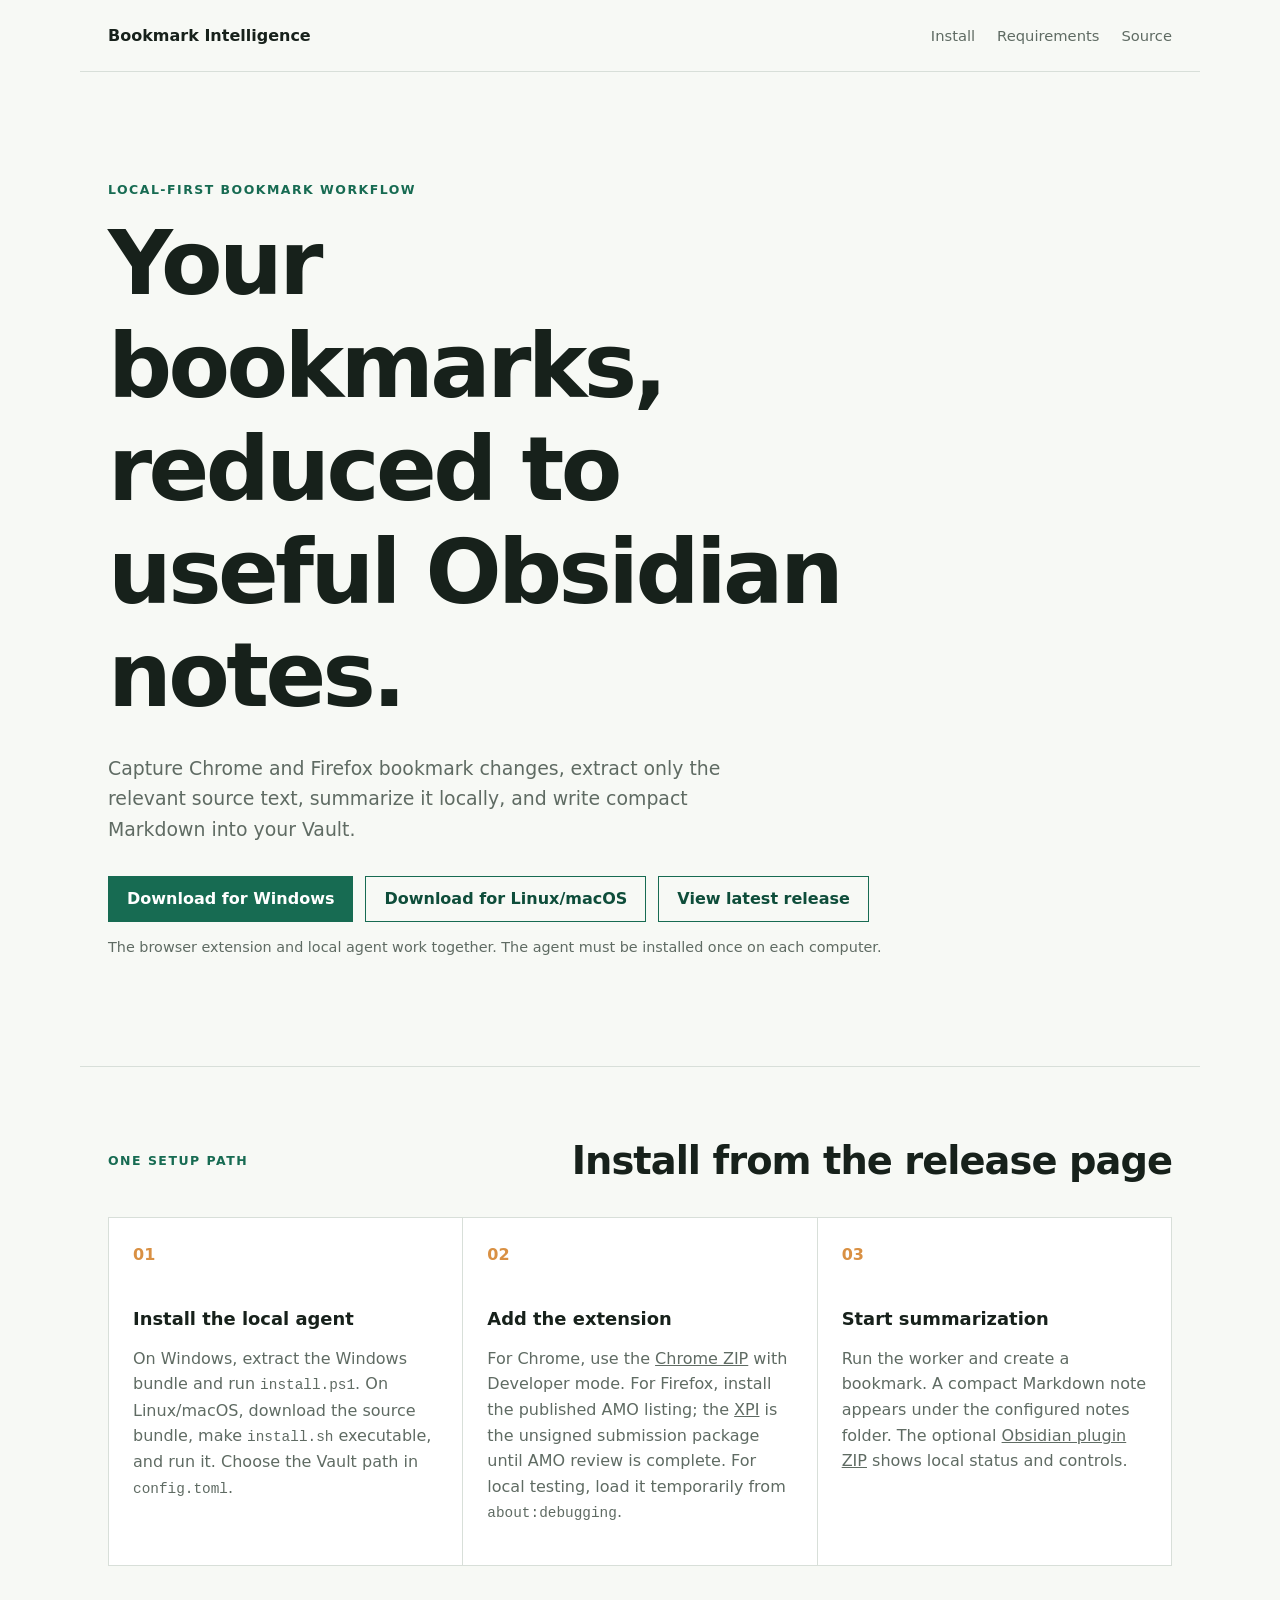
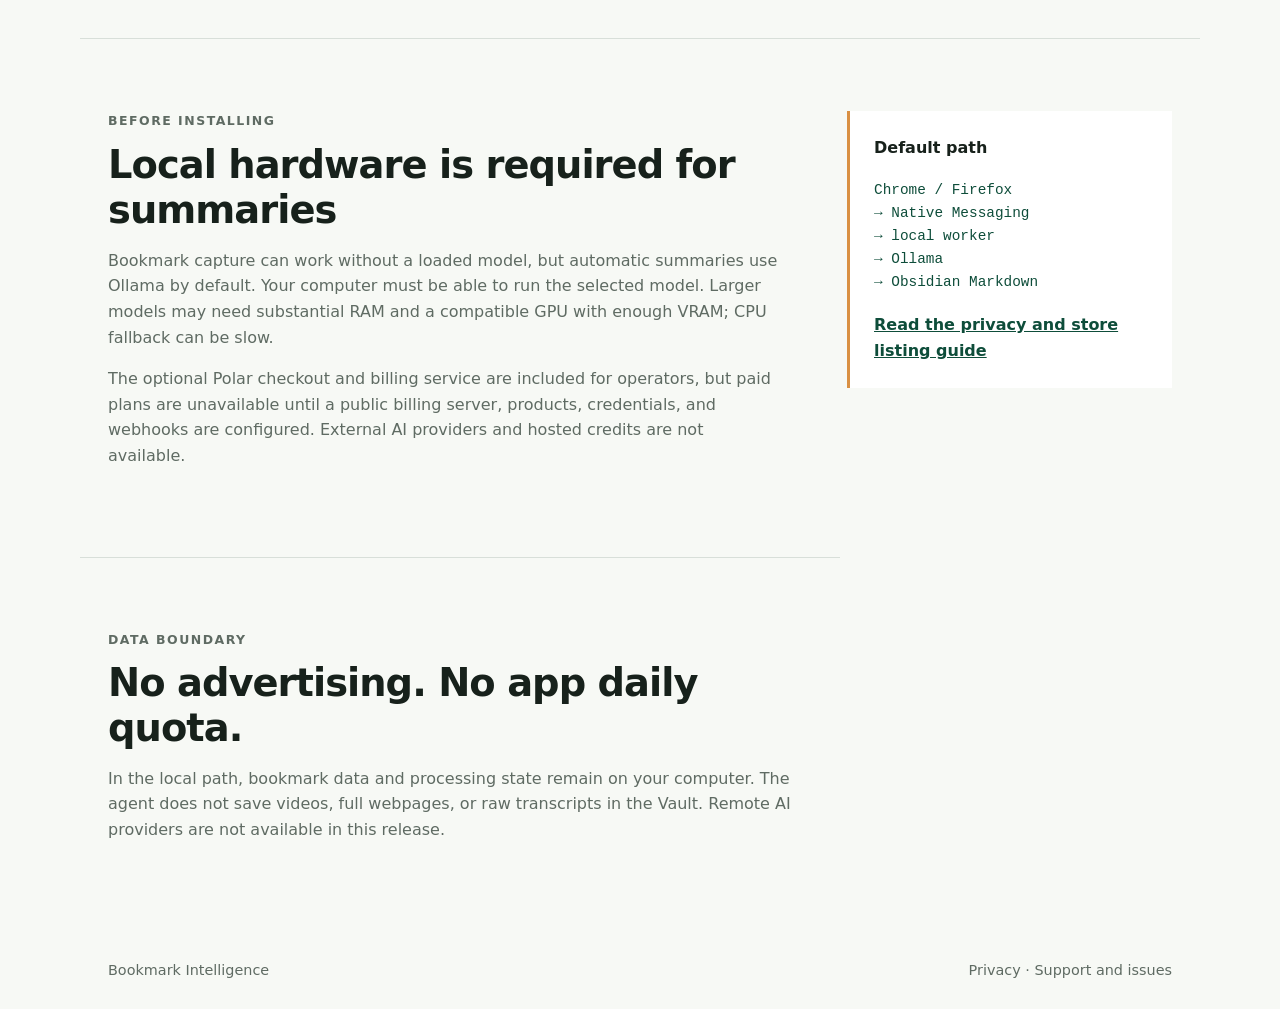
<file: site/index.html>
<!doctype html>
<html lang="en">
<head>
  <meta charset="utf-8">
  <meta name="viewport" content="width=device-width, initial-scale=1">
  <meta name="description" content="Local-first Chrome and Firefox bookmark summaries for Obsidian.">
  <title>Bookmark Intelligence</title>
  <link rel="stylesheet" href="styles.css">
</head>
<body>
  <header class="topbar">
    <a class="brand" href=".">Bookmark Intelligence</a>
    <nav aria-label="Primary navigation">
      <a href="#install">Install</a>
      <a href="#requirements">Requirements</a>
      <a href="https://github.com/EggR0/obsidian-bookmark-intelligence">Source</a>
    </nav>
  </header>
  <main>
    <section class="hero" aria-labelledby="hero-title">
      <p class="eyebrow">Local-first bookmark workflow</p>
      <h1 id="hero-title">Your bookmarks, reduced to useful Obsidian notes.</h1>
      <p class="lede">Capture Chrome and Firefox bookmark changes, extract only the relevant source text, summarize it locally, and write compact Markdown into your Vault.</p>
      <div class="actions">
        <a class="button primary" href="https://github.com/EggR0/obsidian-bookmark-intelligence/releases/latest/download/bookmark-intelligence-windows.zip">Download for Windows</a>
        <a class="button secondary" href="https://github.com/EggR0/obsidian-bookmark-intelligence/releases/latest/download/bookmark-intelligence-source.zip">Download for Linux/macOS</a>
        <a class="button secondary" href="https://github.com/EggR0/obsidian-bookmark-intelligence/releases/latest">View latest release</a>
      </div>
      <p class="note">The browser extension and local agent work together. The agent must be installed once on each computer.</p>
    </section>
    <section id="install" class="section" aria-labelledby="install-title">
      <div class="section-heading"><p class="eyebrow">One setup path</p><h2 id="install-title">Install from the release page</h2></div>
      <div class="steps">
        <article class="step"><span>01</span><h3>Install the local agent</h3><p>On Windows, extract the Windows bundle and run <code>install.ps1</code>. On Linux/macOS, download the source bundle, make <code>install.sh</code> executable, and run it. Choose the Vault path in <code>config.toml</code>.</p></article>
        <article class="step"><span>02</span><h3>Add the extension</h3><p>For Chrome, use the <a href="https://github.com/EggR0/obsidian-bookmark-intelligence/releases/latest/download/chrome-extension.zip">Chrome ZIP</a> with Developer mode. For Firefox, install the published AMO listing; the <a href="https://github.com/EggR0/obsidian-bookmark-intelligence/releases/latest/download/firefox-extension.xpi">XPI</a> is the unsigned submission package until AMO review is complete. For local testing, load it temporarily from <code>about:debugging</code>.</p></article>
        <article class="step"><span>03</span><h3>Start summarization</h3><p>Run the worker and create a bookmark. A compact Markdown note appears under the configured notes folder. The optional <a href="https://github.com/EggR0/obsidian-bookmark-intelligence/releases/latest/download/obsidian-bookmark-intelligence-plugin.zip">Obsidian plugin ZIP</a> shows local status and controls.</p></article>
      </div>
    </section>
    <section id="requirements" class="section split" aria-labelledby="requirements-title">
      <div><p class="eyebrow">Before installing</p><h2 id="requirements-title">Local hardware is required for summaries</h2><p>Bookmark capture can work without a loaded model, but automatic summaries use Ollama by default. Your computer must be able to run the selected model. Larger models may need substantial RAM and a compatible GPU with enough VRAM; CPU fallback can be slow.</p><p>The optional Polar checkout and billing service are included for operators, but paid plans are unavailable until a public billing server, products, credentials, and webhooks are configured. External AI providers and hosted credits are not available.</p></div>
      <aside class="fact-panel"><strong>Default path</strong><code>Chrome / Firefox
→ Native Messaging
→ local worker
→ Ollama
→ Obsidian Markdown</code><a href="https://github.com/EggR0/obsidian-bookmark-intelligence/blob/main/STORE_SUBMISSION.md">Read the privacy and store listing guide</a></aside>
    </section>
    <section class="section compact" aria-labelledby="privacy-title"><p class="eyebrow">Data boundary</p><h2 id="privacy-title">No advertising. No app daily quota.</h2><p>In the local path, bookmark data and processing state remain on your computer. The agent does not save videos, full webpages, or raw transcripts in the Vault. Remote AI providers are not available in this release.</p></section>
  </main>
  <footer class="footer"><span>Bookmark Intelligence</span><span><a href="privacy.html">Privacy</a> · <a href="https://github.com/EggR0/obsidian-bookmark-intelligence/issues">Support and issues</a></span></footer>
</body>
</html>
</file>
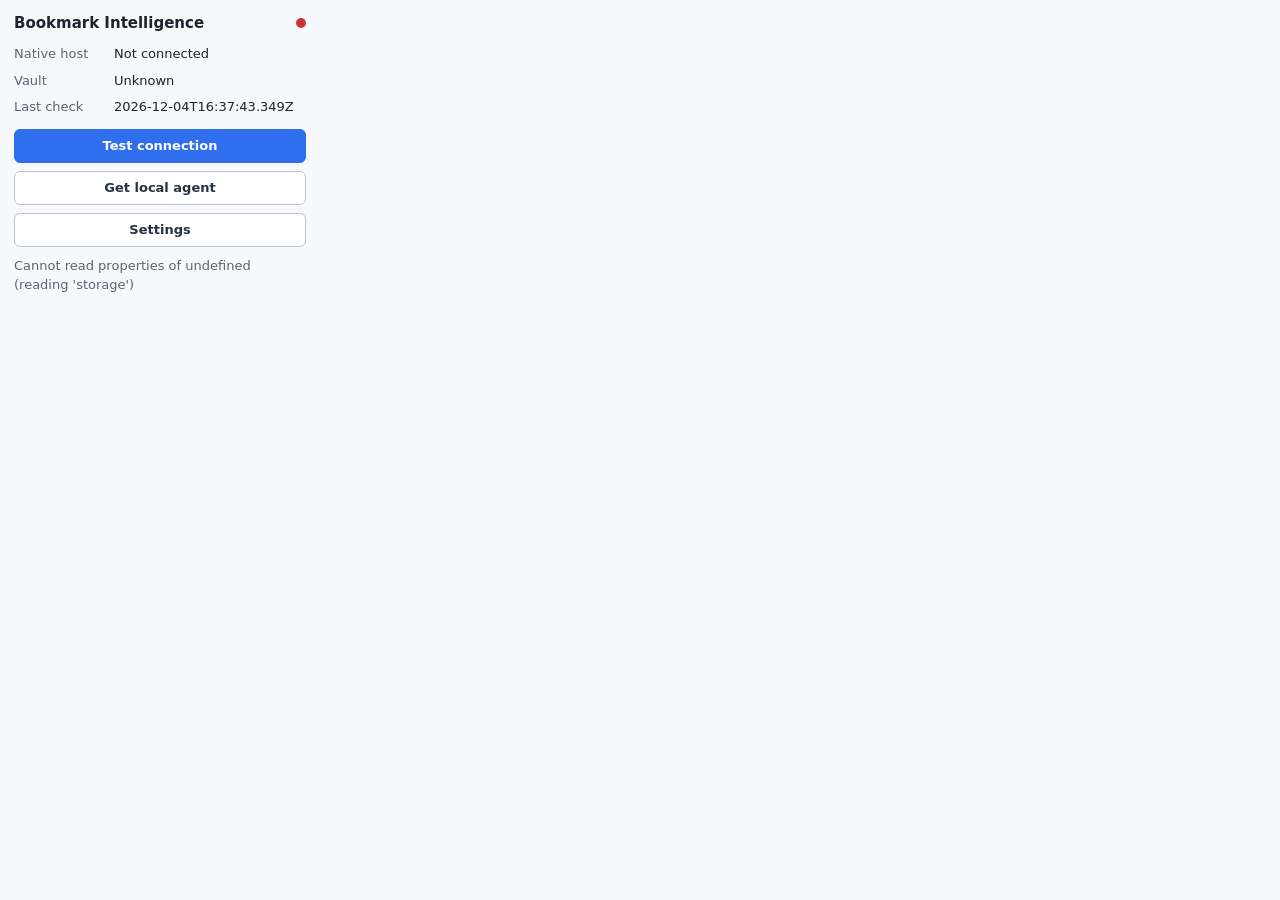
<file: extension/popup.html>
<!doctype html>
<html lang="en">
  <head>
    <meta charset="utf-8">
    <meta name="viewport" content="width=device-width, initial-scale=1">
    <link rel="stylesheet" href="popup.css">
    <title>Bookmark Intelligence</title>
  </head>
  <body>
    <main>
      <header>
        <h1>Bookmark Intelligence</h1>
        <span id="status-dot" aria-hidden="true"></span>
      </header>

      <dl>
        <div>
          <dt>Native host</dt>
          <dd id="host-status">Checking...</dd>
        </div>
        <div>
          <dt>Vault</dt>
          <dd id="vault-path">Unknown</dd>
        </div>
        <div>
          <dt>Last check</dt>
          <dd id="last-check">-</dd>
        </div>
      </dl>

      <section class="actions" aria-label="Actions">
        <button id="test-button" type="button">Test connection</button>
        <button id="download-agent-button" type="button" class="secondary">Get local agent</button>
        <button id="settings-button" type="button" class="secondary">Settings</button>
      </section>
      <p id="detail"></p>
    </main>
    <script src="popup.js"></script>
  </body>
</html>
</file>
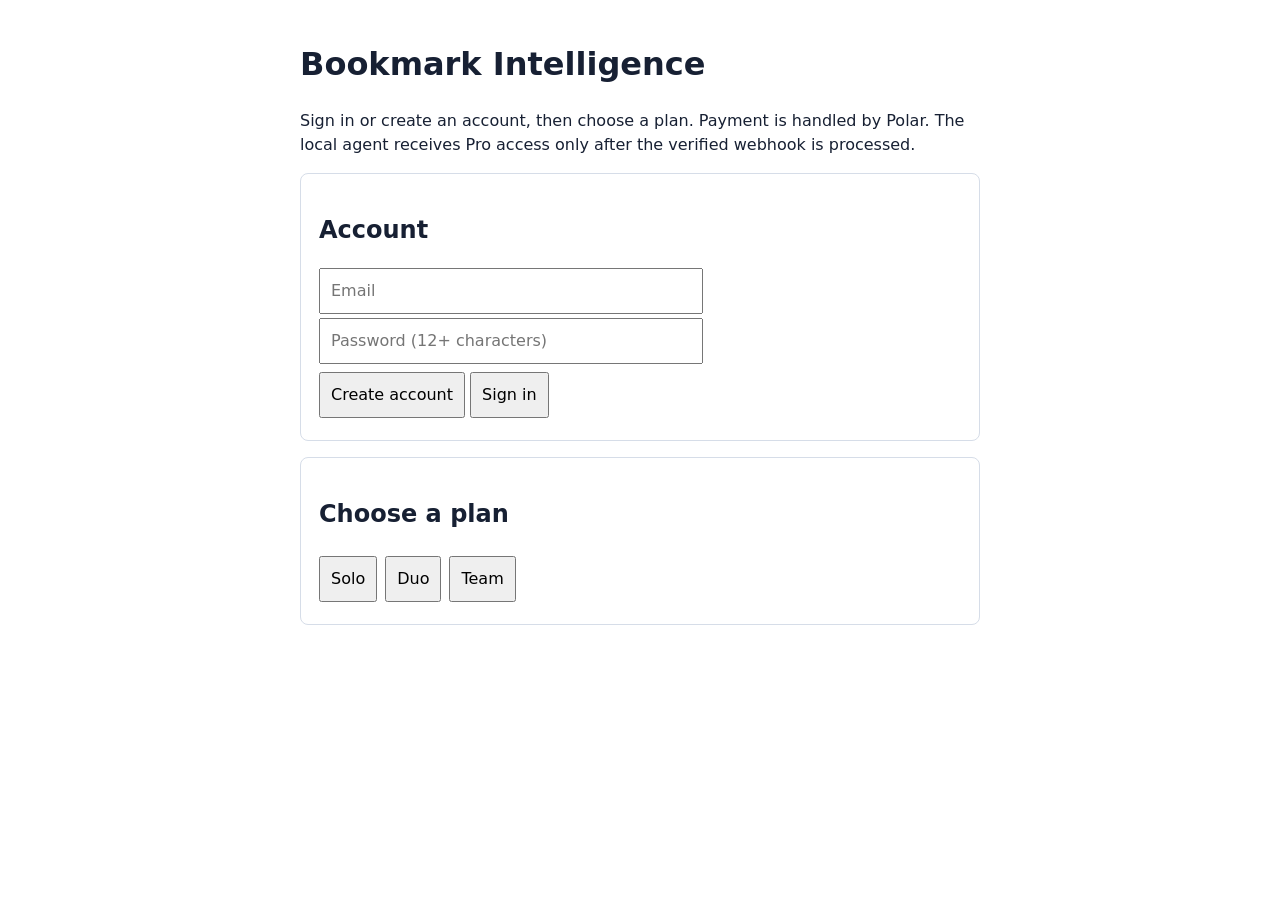
<file: server/billing.html>
<!doctype html>
<html lang="en">
<head>
  <meta charset="utf-8">
  <meta name="viewport" content="width=device-width, initial-scale=1">
  <title>Bookmark Intelligence billing</title>
  <style>
    body { font: 16px/1.5 system-ui, sans-serif; max-width: 680px; margin: 40px auto; padding: 0 18px; color: #172033; }
    section { border: 1px solid #d6dde8; padding: 18px; margin: 16px 0; border-radius: 8px; }
    input, button { font: inherit; padding: 9px 10px; margin: 4px 0; }
    input { width: min(100%, 360px); display: block; }
    button { cursor: pointer; }
    .plans { display: flex; flex-wrap: wrap; gap: 8px; }
    #status { min-height: 1.5em; }
  </style>
</head>
<body>
  <h1>Bookmark Intelligence</h1>
  <p>Sign in or create an account, then choose a plan. Payment is handled by Polar. The local agent receives Pro access only after the verified webhook is processed.</p>
  <section>
    <h2>Account</h2>
    <input id="email" type="email" autocomplete="email" placeholder="Email">
    <input id="password" type="password" autocomplete="current-password" placeholder="Password (12+ characters)">
    <button id="register">Create account</button>
    <button id="login">Sign in</button>
  </section>
  <section>
    <h2>Choose a plan</h2>
    <div class="plans">
      <button data-plan="Solo">Solo</button>
      <button data-plan="Duo">Duo</button>
      <button data-plan="Team">Team</button>
    </div>
  </section>
  <p id="status" role="status"></p>
  <script>
    const email = document.getElementById("email");
    const password = document.getElementById("password");
    const status = document.getElementById("status");
    const setStatus = (value) => { status.textContent = value; };
    const request = async (path, options = {}) => {
      const response = await fetch(path, { headers: { "Content-Type": "application/json", ...(options.headers || {}) }, ...options });
      const data = await response.json();
      if (!response.ok) throw new Error(data.error || "Request failed");
      return data;
    };
    const saveSession = (data) => {
      sessionStorage.setItem("bookmark_account_id", data.account_id || "");
      sessionStorage.setItem("bookmark_access_token", data.access_token || "");
      setStatus("Signed in. Choose a plan to continue to checkout.");
    };
    document.getElementById("register").onclick = async () => {
      try { saveSession(await request("/v1/auth/register", { method: "POST", body: JSON.stringify({ email: email.value, password: password.value }) })); }
      catch (error) { setStatus(error.message); }
    };
    document.getElementById("login").onclick = async () => {
      try { saveSession(await request("/v1/auth/login", { method: "POST", body: JSON.stringify({ email: email.value, password: password.value }) })); }
      catch (error) { setStatus(error.message); }
    };
    document.querySelectorAll("[data-plan]").forEach((button) => button.onclick = async () => {
      const token = sessionStorage.getItem("bookmark_access_token");
      if (!token) { setStatus("Sign in before choosing a plan."); return; }
      button.disabled = true;
      try {
        const checkout = await request("/v1/checkouts", { method: "POST", headers: { Authorization: `Bearer ${token}` }, body: JSON.stringify({ plan: button.dataset.plan }) });
        window.location.href = checkout.checkout_url;
      } catch (error) { setStatus(error.message); button.disabled = false; }
    });
    const checkoutId = new URLSearchParams(location.search).get("checkout_id");
    if (checkoutId) setStatus("Payment was submitted. Keep the worker connected while Polar sends the verified subscription webhook.");
  </script>
</body>
</html>
</file>
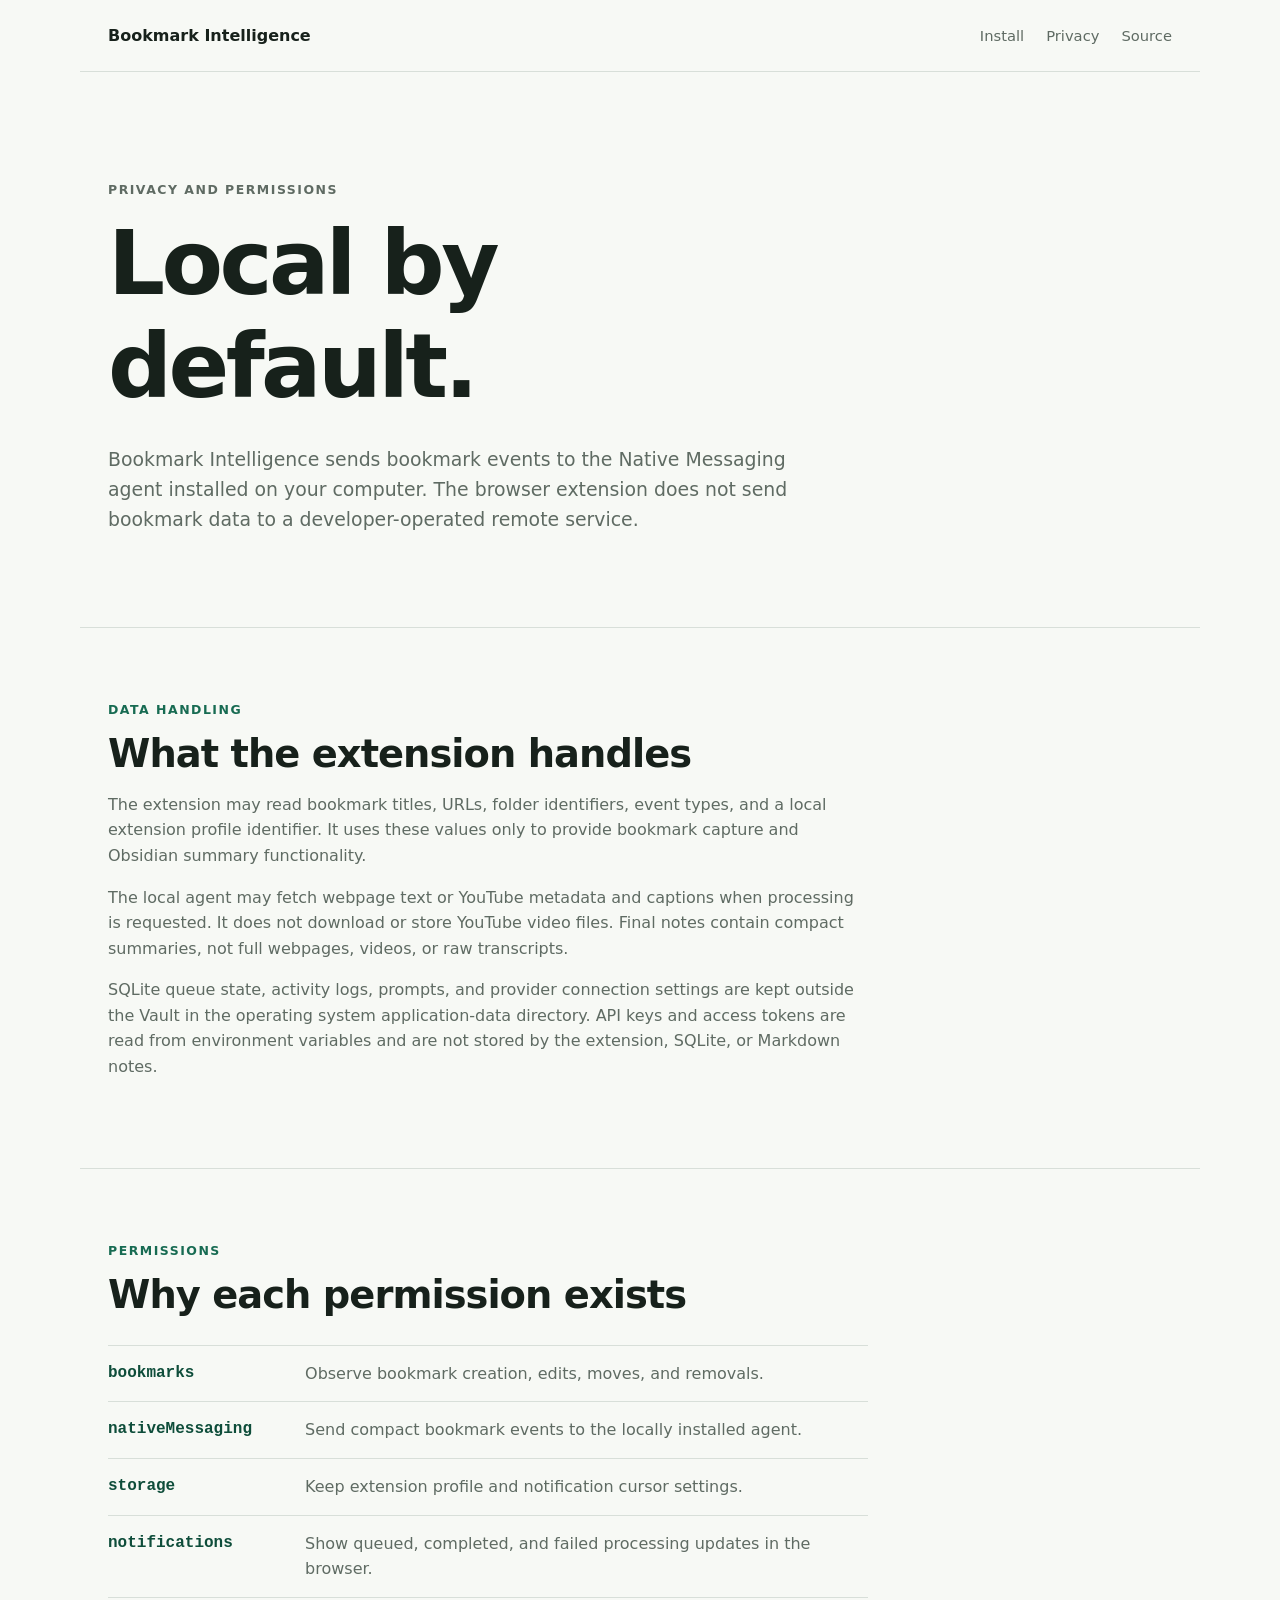
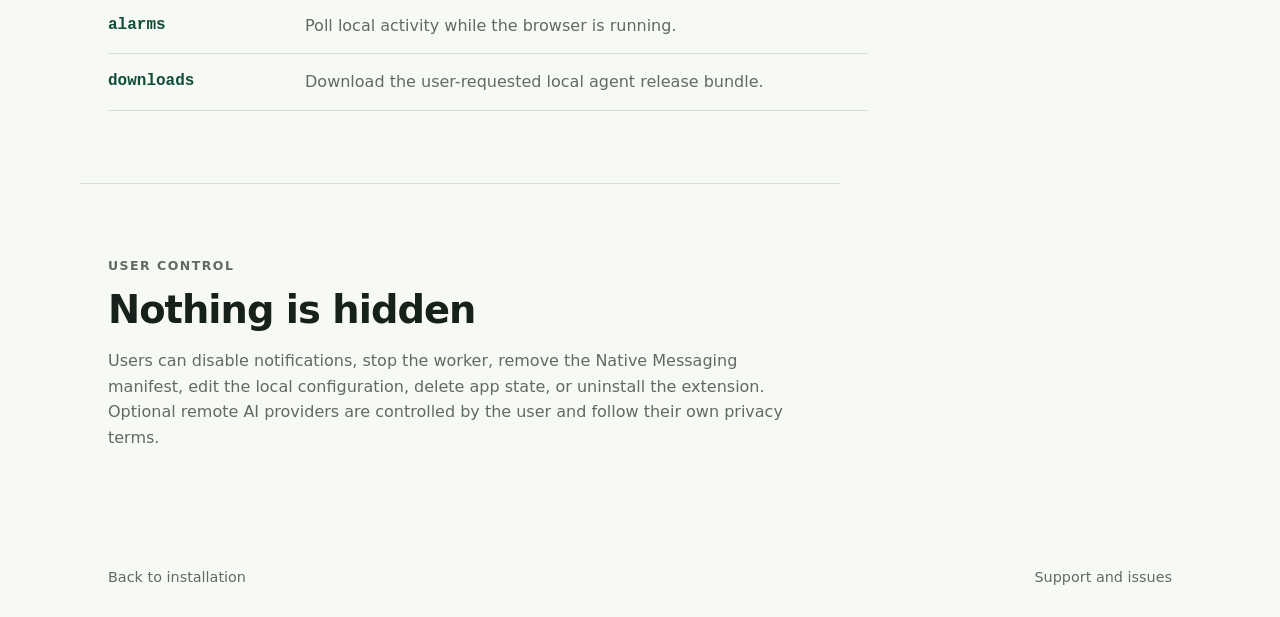
<file: site/privacy.html>
<!doctype html>
<html lang="en">
<head>
  <meta charset="utf-8">
  <meta name="viewport" content="width=device-width, initial-scale=1">
  <meta name="description" content="Bookmark Intelligence privacy and permissions.">
  <title>Privacy | Bookmark Intelligence</title>
  <link rel="stylesheet" href="styles.css">
</head>
<body>
  <header class="topbar"><a class="brand" href=".">Bookmark Intelligence</a><nav aria-label="Primary navigation"><a href=".">Install</a><a href="privacy.html">Privacy</a><a href="https://github.com/EggR0/obsidian-bookmark-intelligence">Source</a></nav></header>
  <main>
    <section class="hero compact"><p class="eyebrow">Privacy and permissions</p><h1>Local by default.</h1><p class="lede">Bookmark Intelligence sends bookmark events to the Native Messaging agent installed on your computer. The browser extension does not send bookmark data to a developer-operated remote service.</p></section>
    <section class="section" aria-labelledby="data-title"><p class="eyebrow">Data handling</p><h2 id="data-title">What the extension handles</h2><div class="prose"><p>The extension may read bookmark titles, URLs, folder identifiers, event types, and a local extension profile identifier. It uses these values only to provide bookmark capture and Obsidian summary functionality.</p><p>The local agent may fetch webpage text or YouTube metadata and captions when processing is requested. It does not download or store YouTube video files. Final notes contain compact summaries, not full webpages, videos, or raw transcripts.</p><p>SQLite queue state, activity logs, prompts, and provider connection settings are kept outside the Vault in the operating system application-data directory. API keys and access tokens are read from environment variables and are not stored by the extension, SQLite, or Markdown notes.</p></div></section>
    <section class="section" aria-labelledby="permissions-title"><p class="eyebrow">Permissions</p><h2 id="permissions-title">Why each permission exists</h2><dl class="permission-list"><dt>bookmarks</dt><dd>Observe bookmark creation, edits, moves, and removals.</dd><dt>nativeMessaging</dt><dd>Send compact bookmark events to the locally installed agent.</dd><dt>storage</dt><dd>Keep extension profile and notification cursor settings.</dd><dt>notifications</dt><dd>Show queued, completed, and failed processing updates in the browser.</dd><dt>alarms</dt><dd>Poll local activity while the browser is running.</dd><dt>downloads</dt><dd>Download the user-requested local agent release bundle.</dd></dl></section>
    <section class="section compact"><p class="eyebrow">User control</p><h2>Nothing is hidden</h2><p>Users can disable notifications, stop the worker, remove the Native Messaging manifest, edit the local configuration, delete app state, or uninstall the extension. Optional remote AI providers are controlled by the user and follow their own privacy terms.</p></section>
  </main>
  <footer class="footer"><a href=".">Back to installation</a><a href="https://github.com/EggR0/obsidian-bookmark-intelligence/issues">Support and issues</a></footer>
</body>
</html>
</file>
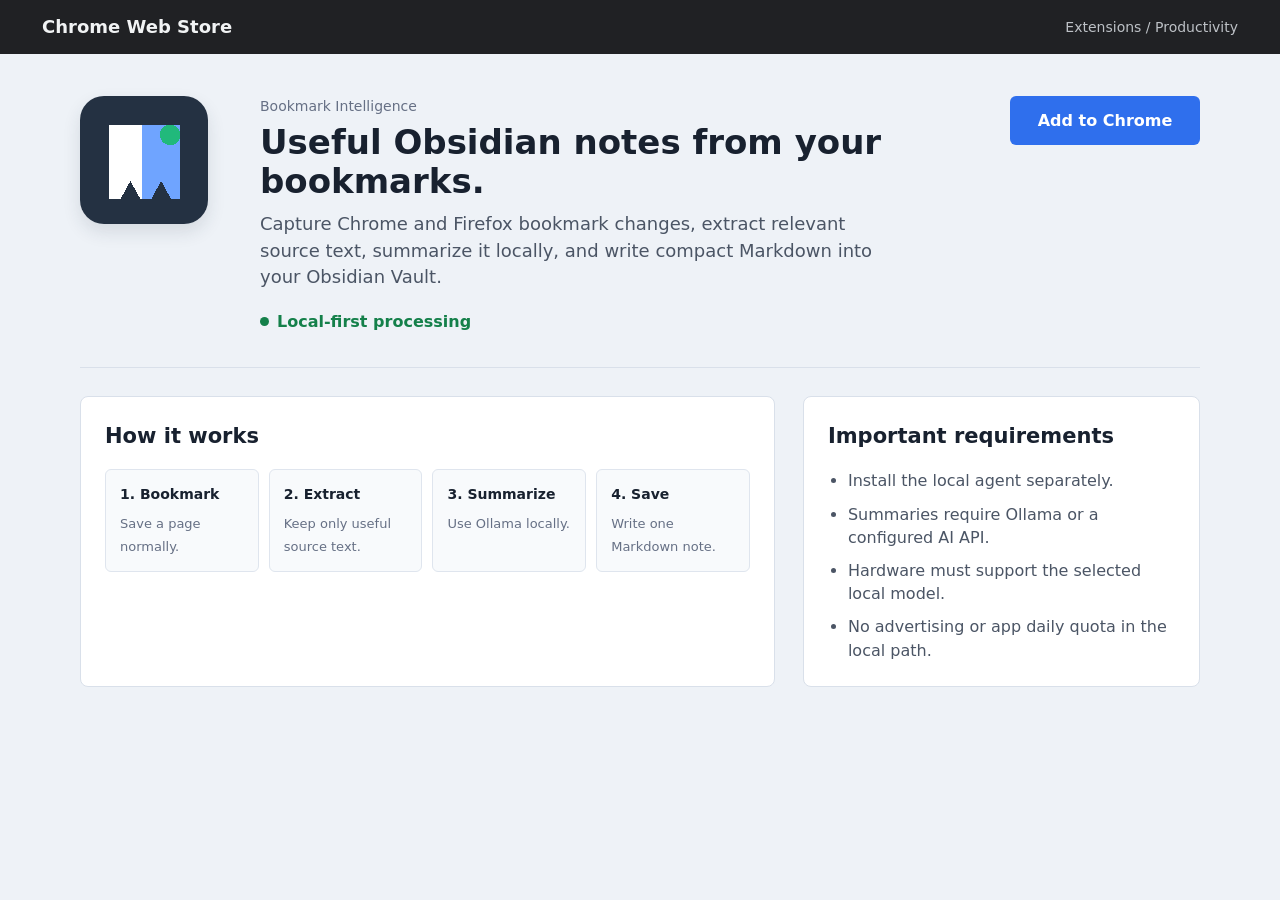
<file: store-assets/chrome-store-preview.html>
<!doctype html>
<html lang="en">
<head>
  <meta charset="utf-8">
  <title>Bookmark Intelligence store preview</title>
  <style>
    :root { color-scheme: light; --ink: #18212f; --muted: #667085; --line: #d9e0ea; --blue: #2f6fed; --green: #14804a; --panel: #ffffff; --bg: #eef2f7; }
    * { box-sizing: border-box; }
    body { margin: 0; background: var(--bg); color: var(--ink); font: 16px/1.45 system-ui, -apple-system, "Segoe UI", sans-serif; }
    .chrome { height: 54px; padding: 0 42px; display: flex; align-items: center; justify-content: space-between; background: #202124; color: #f1f3f4; }
    .chrome strong { font-size: 18px; font-weight: 600; }
    .chrome span { color: #bdc1c6; font-size: 14px; }
    .shell { width: 1120px; margin: 42px auto; }
    .hero { display: grid; grid-template-columns: 152px 1fr 190px; gap: 28px; align-items: start; }
    .icon { width: 128px; height: 128px; border-radius: 24px; box-shadow: 0 8px 18px #1e2e451f; }
    .eyebrow { margin: 0 0 7px; color: var(--muted); font-size: 14px; }
    h1 { margin: 0 0 10px; font-size: 34px; line-height: 1.15; letter-spacing: 0; }
    .summary { margin: 0; max-width: 650px; color: #4b5565; font-size: 18px; }
    .install { border: 0; border-radius: 6px; padding: 13px 18px; background: var(--blue); color: white; font: inherit; font-weight: 700; }
    .rule { height: 1px; margin: 34px 0 28px; background: var(--line); }
    .content { display: grid; grid-template-columns: 1.4fr 0.8fr; gap: 28px; }
    .panel { padding: 24px; border: 1px solid var(--line); border-radius: 8px; background: var(--panel); }
    h2 { margin: 0 0 18px; font-size: 21px; }
    .flow { display: grid; grid-template-columns: repeat(4, 1fr); gap: 10px; }
    .flow div { min-height: 92px; padding: 14px; border: 1px solid #dfe5ee; border-radius: 6px; background: #f8fafc; }
    .flow b { display: block; margin-bottom: 6px; font-size: 14px; }
    .flow span { color: var(--muted); font-size: 13px; }
    ul { margin: 0; padding-left: 20px; color: #4b5565; }
    li + li { margin-top: 10px; }
    .status { display: flex; align-items: center; gap: 8px; margin-top: 20px; color: var(--green); font-weight: 650; }
    .dot { width: 9px; height: 9px; border-radius: 50%; background: var(--green); }
  </style>
</head>
<body>
  <div class="chrome"><strong>Chrome Web Store</strong><span>Extensions / Productivity</span></div>
  <main class="shell">
    <section class="hero">
      <img class="icon" src="../extension/icon128.png" alt="Bookmark Intelligence icon">
      <div><p class="eyebrow">Bookmark Intelligence</p><h1>Useful Obsidian notes from your bookmarks.</h1><p class="summary">Capture Chrome and Firefox bookmark changes, extract relevant source text, summarize it locally, and write compact Markdown into your Obsidian Vault.</p><div class="status"><span class="dot"></span>Local-first processing</div></div>
      <button class="install">Add to Chrome</button>
    </section>
    <div class="rule"></div>
    <section class="content">
      <div class="panel"><h2>How it works</h2><div class="flow"><div><b>1. Bookmark</b><span>Save a page normally.</span></div><div><b>2. Extract</b><span>Keep only useful source text.</span></div><div><b>3. Summarize</b><span>Use Ollama locally.</span></div><div><b>4. Save</b><span>Write one Markdown note.</span></div></div></div>
      <aside class="panel"><h2>Important requirements</h2><ul><li>Install the local agent separately.</li><li>Summaries require Ollama or a configured AI API.</li><li>Hardware must support the selected local model.</li><li>No advertising or app daily quota in the local path.</li></ul></aside>
    </section>
  </main>
</body>
</html>
</file>
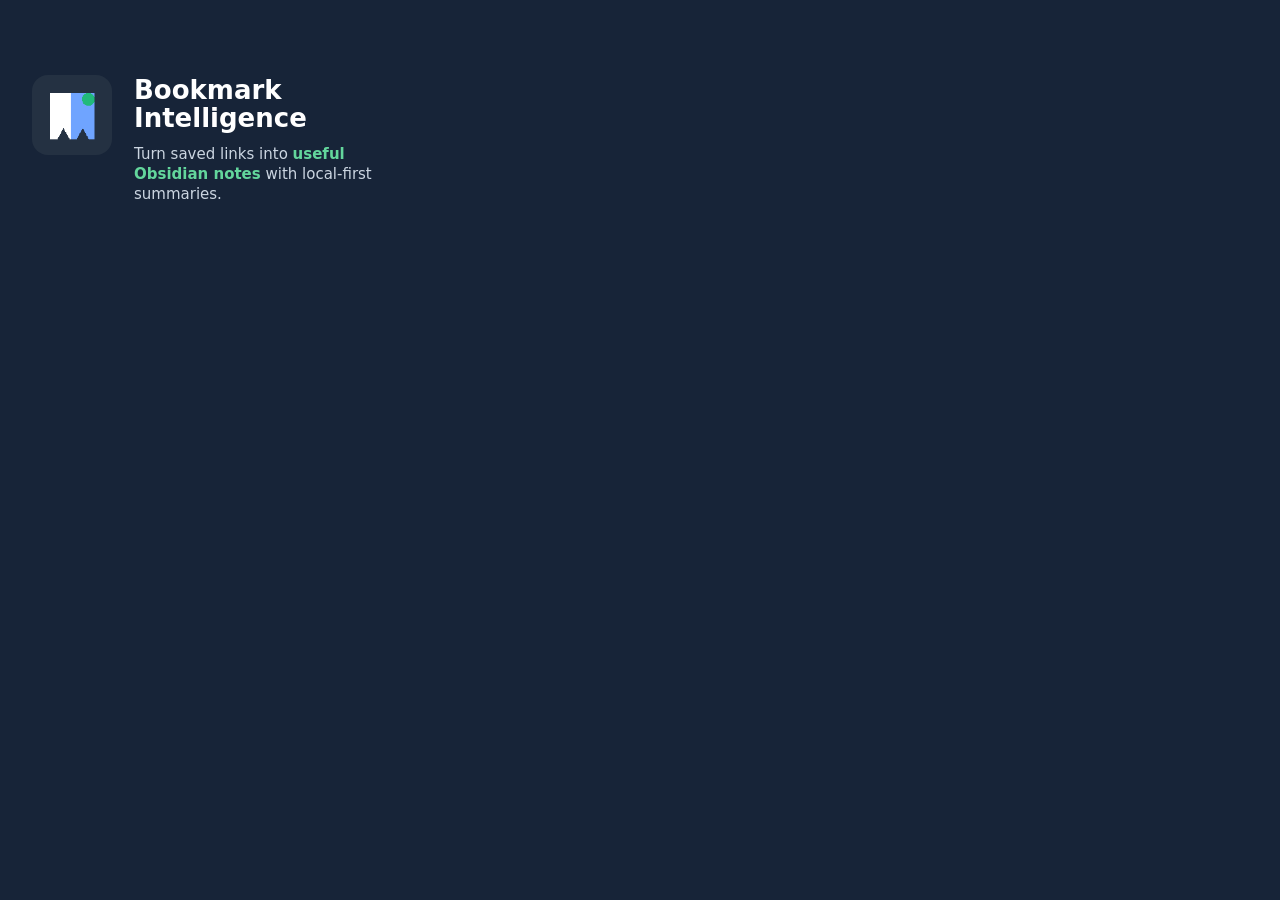
<file: store-assets/promo-tile.html>
<!doctype html>
<html lang="en">
<head>
  <meta charset="utf-8">
  <title>Bookmark Intelligence promo tile</title>
  <style>
    * { box-sizing: border-box; }
    body { width: 440px; height: 280px; margin: 0; overflow: hidden; background: #172438; color: #fff; font: 16px/1.35 system-ui, -apple-system, "Segoe UI", sans-serif; }
    main { height: 100%; padding: 30px 32px; display: grid; grid-template-columns: 80px 1fr; gap: 22px; align-content: center; }
    img { width: 80px; height: 80px; border-radius: 16px; }
    h1 { margin: 2px 0 12px; font-size: 26px; line-height: 1.05; letter-spacing: 0; }
    p { margin: 0; color: #cbd5e1; font-size: 15px; }
    strong { color: #63d69c; }
  </style>
</head>
<body><main><img src="../extension/icon128.png" alt=""><div><h1>Bookmark Intelligence</h1><p>Turn saved links into <strong>useful Obsidian notes</strong> with local-first summaries.</p></div></main></body>
</html>
</file>
<file: site/styles.css>
:root { color-scheme: light; --ink:#17211b; --muted:#5f6b63; --line:#d8dfd9; --paper:#f7f9f5; --panel:#fff; --accent:#176b52; --accent-dark:#0e4d3a; --warm:#d99043; }
* { box-sizing:border-box; }
html { scroll-behavior:smooth; }
body { margin:0; background:var(--paper); color:var(--ink); font:16px/1.6 system-ui,-apple-system,BlinkMacSystemFont,"Segoe UI",sans-serif; }
a { color:inherit; }
.topbar, main, .footer { max-width:1120px; margin:0 auto; }
.topbar { min-height:72px; display:flex; align-items:center; justify-content:space-between; padding:0 28px; border-bottom:1px solid var(--line); }
.brand { font-weight:750; text-decoration:none; }
nav { display:flex; gap:22px; color:var(--muted); font-size:.92rem; }
nav a, .footer a { text-decoration:none; }
nav a:hover, .footer a:hover { color:var(--accent); }
.hero { padding:108px 28px 92px; max-width:850px; }
.eyebrow { margin:0 0 12px; color:var(--accent); font-size:.78rem; font-weight:800; letter-spacing:.12em; text-transform:uppercase; }
h1,h2,h3 { line-height:1.15; margin:0; }
h1 { max-width:760px; font-size:clamp(2.7rem,7vw,5.8rem); letter-spacing:-.04em; }
h2 { font-size:clamp(1.9rem,3vw,3rem); letter-spacing:-.025em; }
h3 { font-size:1.12rem; }
.lede { max-width:680px; margin:26px 0 0; color:var(--muted); font-size:1.18rem; }
.actions { display:flex; flex-wrap:wrap; gap:12px; margin-top:32px; }
.button { display:inline-flex; align-items:center; min-height:46px; padding:0 18px; border:1px solid var(--accent); font-weight:700; text-decoration:none; }
.button.primary { background:var(--accent); color:#fff; }
.button.primary:hover { background:var(--accent-dark); }
.button.secondary { color:var(--accent-dark); }
.button.secondary:hover { background:#e5eee8; }
.note { color:var(--muted); font-size:.9rem; }
.section { padding:72px 28px; border-top:1px solid var(--line); }
.section-heading { display:flex; align-items:end; justify-content:space-between; gap:24px; margin-bottom:34px; }
.steps { display:grid; grid-template-columns:repeat(3,1fr); gap:1px; background:var(--line); border:1px solid var(--line); }
.step { min-height:220px; padding:24px; background:var(--panel); }
.step span { display:block; margin-bottom:42px; color:var(--warm); font-weight:800; }
.step p,.split p,.compact p { color:var(--muted); }
.split { display:grid; grid-template-columns:minmax(0,1.35fr) minmax(260px,.65fr); gap:64px; align-items:start; }
.fact-panel { display:grid; gap:18px; padding:24px; border-left:3px solid var(--warm); background:var(--panel); }
.fact-panel code { color:var(--accent-dark); white-space:pre-line; }
.fact-panel a { color:var(--accent-dark); font-weight:700; }
.compact { max-width:760px; }
.footer { display:flex; justify-content:space-between; gap:20px; padding:28px; color:var(--muted); font-size:.9rem; }
code { font-family:ui-monospace,SFMono-Regular,Consolas,monospace; font-size:.9em; }
.prose { max-width:760px; color:var(--muted); }
.permission-list { max-width:760px; display:grid; grid-template-columns:minmax(140px,.35fr) minmax(0,1fr); margin:28px 0 0; border-top:1px solid var(--line); }
.permission-list dt,.permission-list dd { margin:0; padding:15px 0; border-bottom:1px solid var(--line); }
.permission-list dt { color:var(--accent-dark); font-family:ui-monospace,SFMono-Regular,Consolas,monospace; font-weight:700; }
.permission-list dd { color:var(--muted); }
@media (max-width:700px) { .topbar{padding:0 18px} nav{gap:12px} nav a:nth-child(2){display:none} .hero{padding:76px 18px 64px} h1{font-size:clamp(2.7rem,14vw,4.4rem)} .section{padding:52px 18px} .section-heading,.split{display:block} .section-heading h2{margin-top:18px} .steps{display:block} .step+.step{border-top:1px solid var(--line)} .step{min-height:0} .step span{margin-bottom:24px} .fact-panel{margin-top:32px} .footer{padding:24px 18px} }
</file>
<file: extension/popup.css>
* {
  box-sizing: border-box;
}

body {
  margin: 0;
  width: 320px;
  color: #1c2430;
  background: #f7f8fb;
  font: 13px/1.45 system-ui, -apple-system, BlinkMacSystemFont, "Segoe UI", sans-serif;
}

main {
  padding: 14px;
}

header {
  display: flex;
  align-items: center;
  justify-content: space-between;
  gap: 12px;
  margin-bottom: 12px;
}

h1 {
  margin: 0;
  font-size: 15px;
  line-height: 1.25;
  font-weight: 700;
}

#status-dot {
  width: 10px;
  height: 10px;
  border-radius: 50%;
  background: #9aa4b2;
  flex: 0 0 auto;
}

#status-dot.ok {
  background: #188454;
}

#status-dot.error {
  background: #c93636;
}

dl {
  display: grid;
  gap: 8px;
  margin: 0 0 12px;
}

dl div {
  display: grid;
  grid-template-columns: 92px minmax(0, 1fr);
  gap: 8px;
}

dt {
  color: #5b6472;
}

dd {
  margin: 0;
  overflow-wrap: anywhere;
}

.actions {
  display: grid;
  gap: 8px;
}

button {
  width: 100%;
  min-height: 34px;
  border: 1px solid #2f6fed;
  border-radius: 6px;
  background: #2f6fed;
  color: white;
  font: inherit;
  font-weight: 650;
  cursor: pointer;
}

button.secondary {
  border-color: #b9c3d1;
  background: #ffffff;
  color: #263241;
}

button:disabled {
  cursor: progress;
  opacity: 0.7;
}

#detail {
  min-height: 18px;
  margin: 10px 0 0;
  color: #5b6472;
}
</file>
